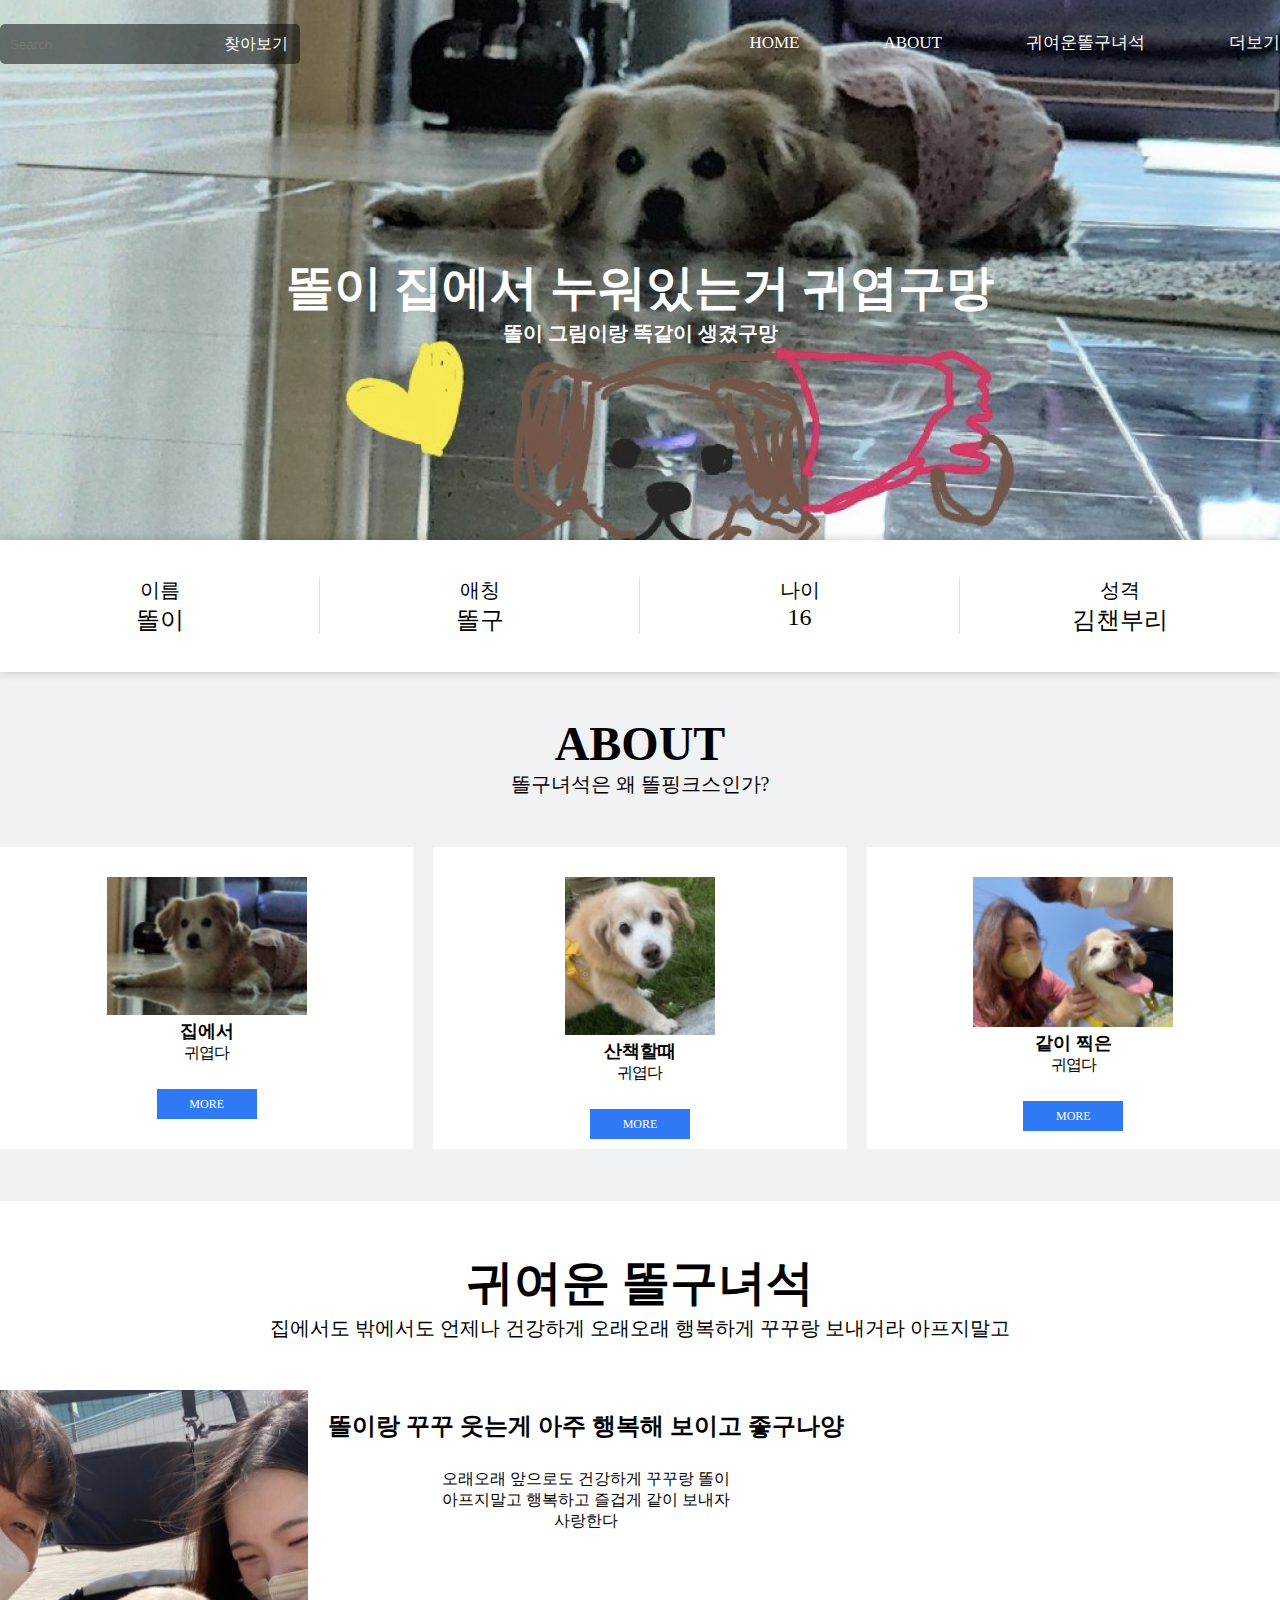
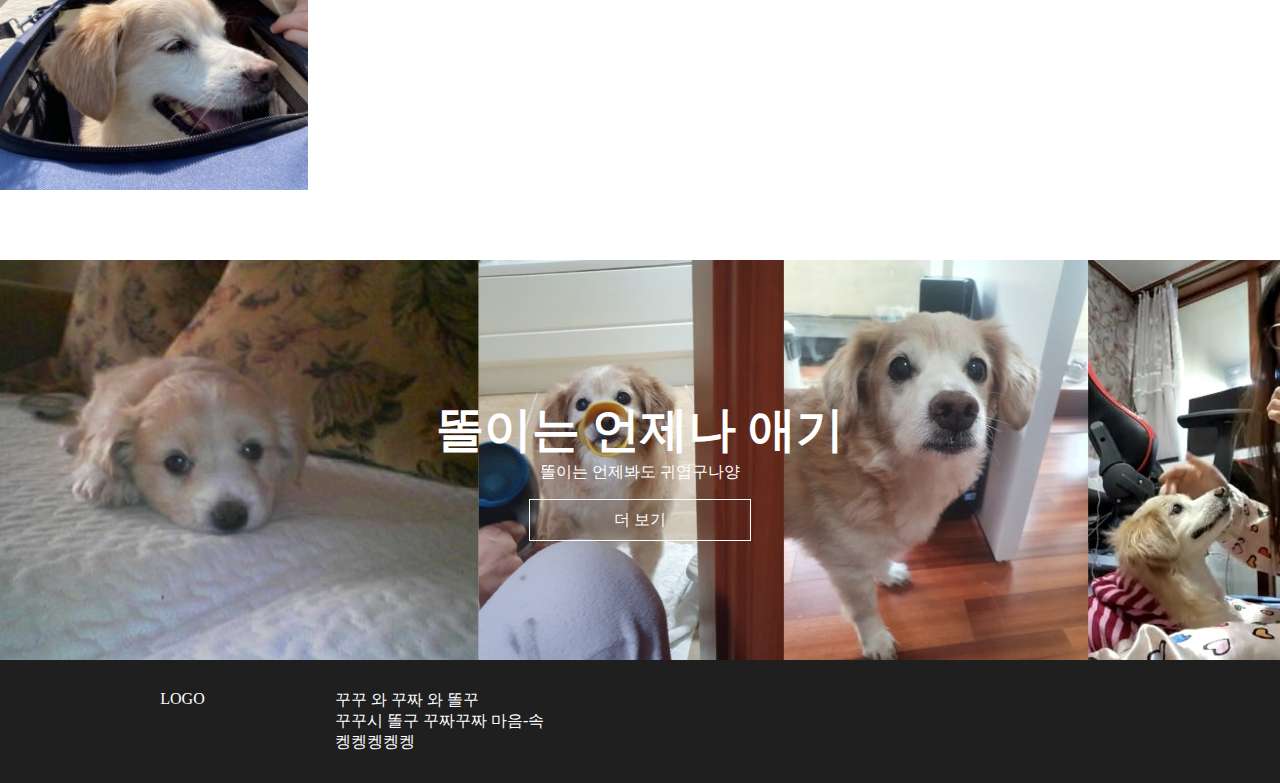
<file: index.html>
<!DOCTYPE html>
<html>
  <head>
    <meta charset="utf-8">
    <title>똘이</title>

    <link rel="stylesheet" href="style.css">
  </head>
  <body>
    <div id="grid">
    <div class="wrap">
      <div class="intro_bg">
        <div class="header" id="link_header">
          <div class="searchArea">
            <form>
              <input type="search" placeholder="Search">
              <span>찾아보기</span>
            </form>
          </div>
          <ul class="nav">
            <li><a href="#link_header">HOME</a></li>
            <li><a href="#link_main_text0">ABOUT</a></li>
            <li><a href="#link_main_text1">귀여운똘구녀석</a></li>
            <li><a href="#link_main_text2">더보기</a></li>
          </ul>
        </div>
        <div class="intro_text">
        <h1>똘이 집에서 누워있는거 귀엽구망</h1>
        <h4 class="contents1">똘이 그림이랑 똑같이 생겼구망</h2>
        </div>
      </div>
      </div>
        <!-- intor end-->
        <ul class="amount">
          <li>
            <div>
              <div class="contents1">이름</div>
              <div class="result">똘이</div>
            </div>
          </li>
          <li>
            <div>
              <div class="contents1">애칭</div>
              <div class="result">똘구</div>
            </div>
          </li>
          <li>
            <div>
              <div class="contents1">나이</div>
              <div class="result">16</div>
            </div>
          </li>
          <li>
            <div>
              <div class="contents1">성격</div>
              <div class="result">김챈부리</div>
            </div>
          </li>
        </ul>
        <!-- amount end -->

        <div class="main_text0" id="link_main_text0">
          <h1>ABOUT</h1>
          <div class="contents1">똘구녀석은 왜 똘핑크스인가?</div>

          <ul class="icons">
            <li>
              <div class="icon_img">
                <img src="똘이4.jpg">
              </div>
              <div class="contents1_bold">집에서</div>
              <div class="contexts2">
                귀엽다
              </div>
              <div class="more">
                MORE
              </div>
            </li>

            <li>
              <div class="icon_img">
                <img src="똘이.jpg">
              </div>
              <div class="contents1_bold">산책할때</div>
              <div class="contexts2">
                귀엽다
              </div>
              <div class="more">
                MORE
              </div>
            </li>
            <li>
              <div class="icon_img">
                <img src="똘이3.jpg">
              </div>
              <div class="contents1_bold">같이 찍은</div>
              <div class="contexts2">
                귀엽다
              </div>
              <div class="more">
                MORE
              </div>
            </li>
          </ul>
        </div>

      <div class="main_text1" id="link_main_text1">
        <h1>귀여운 똘구녀석</h1>
        <div class="contents1">집에서도 밖에서도 언제나 건강하게 오래오래 행복하게 꾸꾸랑 보내거라 아프지말고</div>
        <div class="service">
          <div class="food_photo">
            <img src="똘이5.jpg">

          </div>
          <div class="contents2">
            <h2>똘이랑 꾸꾸 웃는게 아주 행복해 보이고 좋구나양</h2>
            오래오래 앞으로도 건강하게 꾸꾸랑 똘이
            <br>아프지말고 행복하고 즐겁게 같이 보내자
            <br>사랑한다
          </div>
      </div>
    </div>

    <div class="main_text2" id="link_main_text2">
      <ul>
        <li>
          <div><h1>똘이는 언제나 애기</h1></div>
          <div>똘이는 언제봐도 귀엽구나양</div>
          <div class="more2">
            더 보기
          </div>
        </li>
        <li></li>
      </ul>
    </div>
    <footer>
      <div>
        LOGO
      </div>
      <div>
        꾸꾸 와 꾸짜 와 똘꾸
        <br>꾸꾸시 똘구 꾸짜꾸짜 마음-속
        <br>켕켕켕켕켕
      </div>
    </footer>
  </div>
</div>
  </body>
</html>
</file>
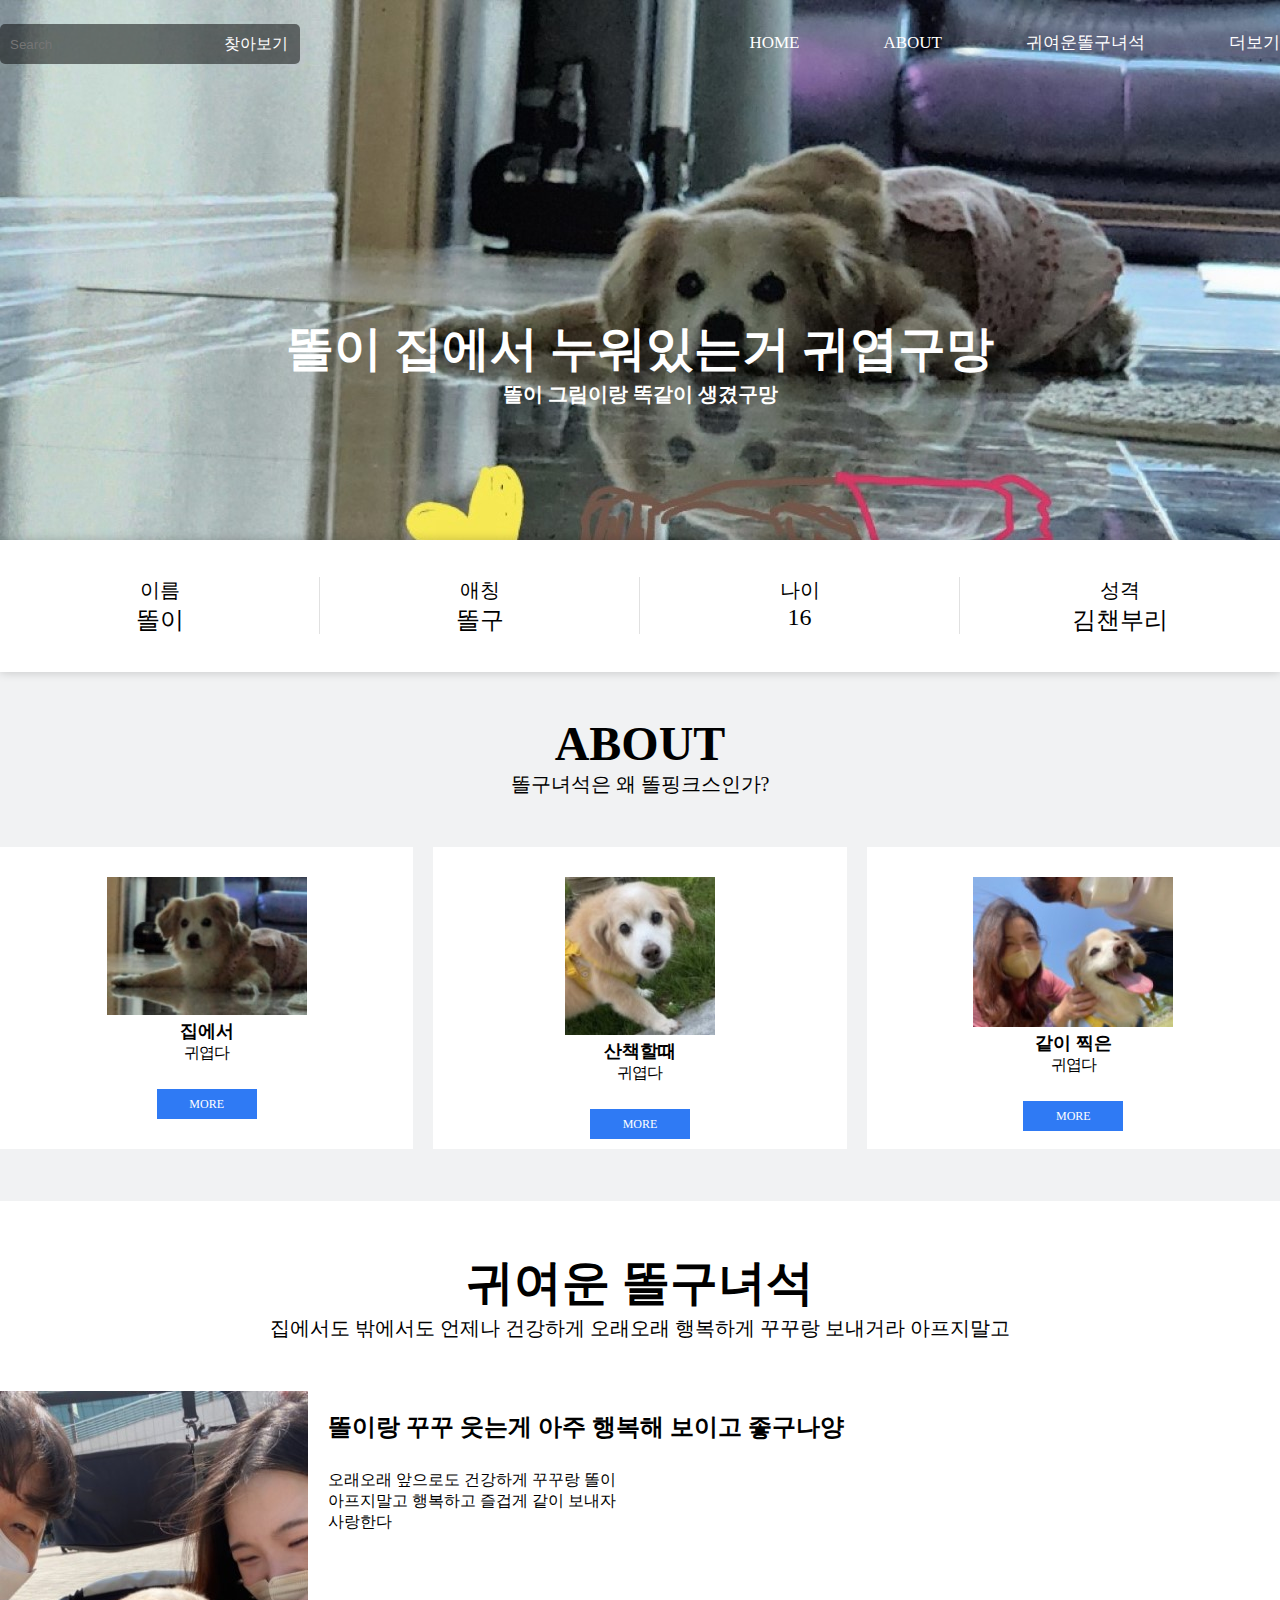
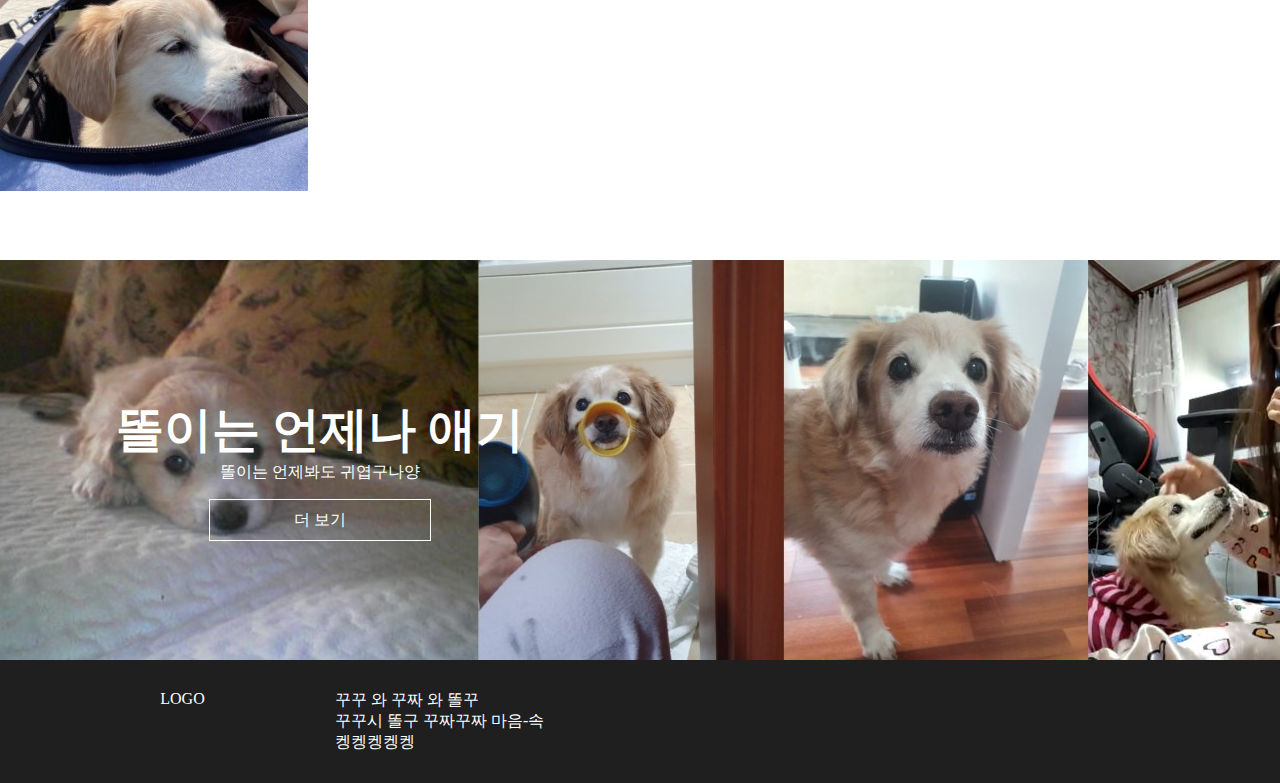
<file: index2.html>
<!DOCTYPE html>
<html>
  <head>
    <meta charset="utf-8">
    <title>똘이</title>

    <link rel="stylesheet" href="style2.css">
  </head>
  <body>
    <div class="wrap">
      <div class="intro_bg">
        <div class="header" id="link_header">
          <div class="searchArea">
            <form>
              <input type="search" placeholder="Search">
              <span>찾아보기</span>
            </form>
          </div>
          <ul class="nav">
            <li><a href="#link_header">HOME</a></li>
            <li><a href="#link_main_text0">ABOUT</a></li>
            <li><a href="#link_main_text1">귀여운똘구녀석</a></li>
            <li><a href="#link_main_text2">더보기</a></li>
          </ul>
        </div>
        <div class="intro_text">
        <h1>똘이 집에서 누워있는거 귀엽구망</h1>
        <h4 class="contents1">똘이 그림이랑 똑같이 생겼구망</h2>
        </div>
      </div>
      </div>
        <!-- intor end-->
        <ul class="amount">
          <li>
            <div>
              <div class="contents1">이름</div>
              <div class="result">똘이</div>
            </div>
          </li>
          <li>
            <div>
              <div class="contents1">애칭</div>
              <div class="result">똘구</div>
            </div>
          </li>
          <li>
            <div>
              <div class="contents1">나이</div>
              <div class="result">16</div>
            </div>
          </li>
          <li>
            <div>
              <div class="contents1">성격</div>
              <div class="result">김챈부리</div>
            </div>
          </li>
        </ul>
        <!-- amount end -->

        <div class="main_text0" id="link_main_text0">
          <h1>ABOUT</h1>
          <div class="contents1">똘구녀석은 왜 똘핑크스인가?</div>

          <ul class="icons">
            <li>
              <div class="icon_img">
                <img src="똘이4.jpg">
              </div>
              <div class="contents1_bold">집에서</div>
              <div class="contexts2">
                귀엽다
              </div>
              <div class="more">
                MORE
              </div>
            </li>

            <li>
              <div class="icon_img">
                <img src="똘이.jpg">
              </div>
              <div class="contents1_bold">산책할때</div>
              <div class="contexts2">
                귀엽다
              </div>
              <div class="more">
                MORE
              </div>
            </li>
            <li>
              <div class="icon_img">
                <img src="똘이3.jpg">
              </div>
              <div class="contents1_bold">같이 찍은</div>
              <div class="contexts2">
                귀엽다
              </div>
              <div class="more">
                MORE
              </div>
            </li>
          </ul>
        </div>

      <div class="main_text1" id="link_main_text1">
        <h1>귀여운 똘구녀석</h1>
        <div class="contents1">집에서도 밖에서도 언제나 건강하게 오래오래 행복하게 꾸꾸랑 보내거라 아프지말고</div>
        <div class="service">
          <div class="food_photo">
            <img src="똘이5.jpg">

          </div>
          <div class="contents2">
            <h2>똘이랑 꾸꾸 웃는게 아주 행복해 보이고 좋구나양</h2>
            오래오래 앞으로도 건강하게 꾸꾸랑 똘이
            <br>아프지말고 행복하고 즐겁게 같이 보내자
            <br>사랑한다
          </div>
      </div>
    </div>

    <div class="main_text2" id="link_main_text2">
      <ul>
        <li>
          <div><h1>똘이는 언제나 애기</h1></div>
          <div>똘이는 언제봐도 귀엽구나양</div>
          <div class="more2">
            더 보기
          </div>
        </li>
        <li></li>
      </ul>
    </div>
    <footer>
      <div>
        LOGO
      </div>
      <div>
        꾸꾸 와 꾸짜 와 똘꾸
        <br>꾸꾸시 똘구 꾸짜꾸짜 마음-속
        <br>켕켕켕켕켕
      </div>
    </footer>
  </div>
  </body>
</html>
</file>
<file: style.css>
*{
  list-style: none;
  text-decoration: none;
  border-collapse: collapse;
  margin: 0px;
  padding: 0px;
  color: black;
}

/* @media(max-width:800px){
  #grid{
    display: block;
}
*/
h1 {
  font-size: 48px;
  /*font-weight: 100;*/
}

.contents1{
  font-size: 20px;
  /*font-weight: lighter;*/
}

.contents2{
  /* font-size: */
}

.contents3{
  font-size: 14px;
  font-weight: 100;
}

.contents1_bold{
  font-size: 18px;
  font-weight: bold;
}
/* --- */

.result{
  font-size: 24px;
}

.intro_bg{
  background-image: url("똘이2.jpg");
  width:100%;
  height:600px;
  background-repeat: no-repeat;
  background-position:center center;
}

.header{
  display:flex;
  width:1280px;
  margin:auto;
  height:86px;
}

.searchArea{
  width:300px;
  height:40px;
  background:rgba(0, 0, 0, 0.5);
  border-radius:5px;
  margin-top: 24px;
}

.searchArea > form > input{
  border: none;
  width:220px;
  height:40px;
  background: rgba(0, 0, 0, 0.0);
  color:white;
  padding-left:10px;
}

.searchArea > form > span{
  width:220px;
  color:white;
}

.nav{
  display:flex;
  justify-content: flex-end;
  line-height:86px;
  width:calc(1280px - 300px);
}

.nav > li{
  margin-left:84px;
}

.nav > li > a{
  color:white;
  font-size:17px;
}

.amount{
  position: relative;
  top:-60px;
  display: flex;
  width:1280px;
  background: white;
  box-shadow: 0px 0px 10px rgba(0, 0, 0, 0.2);
  margin: auto;
}

.amount > li{
  flex: 1;
  height: 132px;
}

.amount > li > div {
  text-align: center;
  margin-top: 37px;
  height: 57px;
}

.amount > li:not(:last-child) > div{
  border-right:1px solid #E1E1E1;
}

.intro_text{
  width:100%;
  margin:170px auto 170px auto;
  text-align: center;
}

.intro_text > h1,
.intro_text > h4{
  color:white;
}

/* main_text0 */

.main_text0{
  width: 100%;
  height: 601px;
  margin-top:-132px;
  background: #f1f2f3;
}

.main_text0 > h1{
  padding-top: 116px;
  text-align: center;
}

.main_text0 > .contents1 {
  text-align: center;
}

.icons{
  display: flex;
  width: 1280px;
  height: 302px;
  /*  background: orange; */
  margin: auto;
}

.icons > li {
  flex: 1;
  background: white;
  margin-top: 49px;
  height: 302px;
  text-align: center;
}

.icons > li > .icon_img{
  margin-top: 30px;
}

.icons > li:not(:last-child){
  margin-right: 20px;
}

.icons .contexts2 {
  width: 240px;
  margin:auto;
  letter-spacing: -1px;
}

.more{
  width: 100px;
  height: 30px;
  background: #2F7AF4;
  color: #fff;
  font-size: 12px;
  line-height: 30px;
  margin:25px auto;
}

/* main_text1 */

.main_text1 {
  width: 100%;
  height: 659px;
}

.main_text1 > h1 {
  padding-top: 50px;
  text-align:center;
}

.main_text1 > .contents1{
  text-align:center;
}

.service{
  display:flex;
  width: 1280px;
  margin: 48px auto;
  height: 427px;
  text-align:center;
}

.service > .contents2 {
  padding: 20px;
}

.service > .contents2 > h2{
  margin-bottom: 27px;
}

/* main_text2 */
.main_text2 {
  width: 100%;
  height: 400px;
  background-image: url("똘이12.jpg");
  background-repeat: no-repeat;
  background-position:center center;
}

.main_text2 > ul{
  display: grid;
  padding-top: 138px;
}

.main_text2 > ul > li{
  flex:1;
  text-align: center;
}

.main_text2 > ul > li > div > h1,
.main_text2 > ul > li > div{
  color: #fff;
}

.more2{
  width: 220px;
  height: 40px;
  border:1px solid #fff;
  line-height: 40px;
  cursor: pointer;
  margin: 16px auto;
}


footer {
  display: flex;
  background: #1f1f1f;
  padding: 30px;
}

footer > div:first-child {
  flex:3;
  text-align: center;
  color: #fff;
}

footer > div:last-child {
  flex:9;
  color: #fff;
}

/* @media(max-width:800px){
  #grid{
    display: block;
}
*/
</file>
<file: style2.css>
*{
  list-style: none;
  text-decoration: none;
  border-collapse: collapse;
  margin: 0px;
  padding: 0px;
  color: black;
}

h1 {
  font-size: 48px;
  /*font-weight: 100;*/
}

.contents1{
  font-size: 20px;
  /*font-weight: lighter;*/
}

.contents2{
  /* font-size: */
}

.contents3{
  font-size: 14px;
  font-weight: 100;
}

.contents1_bold{
  font-size: 18px;
  font-weight: bold;
}
/* --- */

.result{
  font-size: 24px;
}

.intro_bg{
  background-image: url("똘이2.jpg");
  width:100%;
  height:600px;
}

.header{
  display:flex;
  width:1280px;
  margin:auto;
  height:86px;
}

.searchArea{
  width:300px;
  height:40px;
  background:rgba(0, 0, 0, 0.5);
  border-radius:5px;
  margin-top: 24px;
}

.searchArea > form > input{
  border: none;
  width:220px;
  height:40px;
  background: rgba(0, 0, 0, 0.0);
  color:white;
  padding-left:10px;
}

.searchArea > form > span{
  width:220px;
  color:white;
}

.nav{
  display:flex;
  justify-content: flex-end;
  line-height:86px;
  width:calc(1280px - 300px);
}

.nav > li{
  margin-left:84px;
}

.nav > li > a{
  color:white;
  font-size:17px;
}

.amount{
  position: relative;
  top:-60px;
  display: flex;
  width:1280px;
  background: white;
  box-shadow: 0px 0px 10px rgba(0, 0, 0, 0.2);
  margin: auto;
}

.amount > li{
  flex: 1;
  height: 132px;
}

.amount > li > div {
  text-align: center;
  margin-top: 37px;
  height: 57px;
}

.amount > li:not(:last-child) > div{
  border-right:1px solid #E1E1E1;
}

.intro_text{
  width:100%;
  margin:231px auto 231px auto;
  text-align: center;
}

.intro_text > h1,
.intro_text > h4{
  color:white;
}

/* main_text0 */

.main_text0{
  width: 100%;
  height: 601px;
  margin-top:-132px;
  background: #f1f2f3;
}

.main_text0 > h1{
  padding-top: 116px;
  text-align: center;
}

.main_text0 > .contents1 {
  text-align: center;
}

.icons{
  display: flex;
  width: 1280px;
  height: 302px;
  /*  background: orange; */
  margin: auto;
}

.icons > li {
  flex: 1;
  background: white;
  margin-top: 49px;
  height: 302px;
  text-align: center;
}

.icons > li > .icon_img{
  margin-top: 30px;
}

.icons > li:not(:last-child){
  margin-right: 20px;
}

.icons .contexts2 {
  width: 240px;
  margin:auto;
  letter-spacing: -1px;
}

.more{
  width: 100px;
  height: 30px;
  background: #2F7AF4;
  color: #fff;
  font-size: 12px;
  line-height: 30px;
  margin:25px auto;
}

/* main_text1 */

.main_text1 {
  width: 100%;
  height: 659px;
}

.main_text1 > h1 {
  padding-top: 50px;
  text-align:center;
}

.main_text1 > .contents1{
  text-align:center;
}

.service{
  width: 1280px;
  display:flex;
  margin: 49px auto;
  height: 427px;
}

.service > .contents2 {
  padding: 20px;
}

.service > .contents2 > h2{
  margin-bottom: 27px;
}

/* main_text2 */
.main_text2 {
  width: 100%;
  height: 400px;
  background-image: url("똘이12.jpg");
  background-repeat: repeat;
  background-position:center center;
}

.main_text2 > ul{
  display: flex;
  padding-top: 138px;
}

.main_text2 > ul > li{
  flex:1;
  text-align: center;
}

.main_text2 > ul > li > div > h1,
.main_text2 > ul > li > div{
  color: #fff;
}

.more2{
  width: 220px;
  height: 40px;
  border:1px solid #fff;
  line-height: 40px;
  cursor: pointer;
  margin: 16px auto;
}


footer {
  display: flex;
  background: #1f1f1f;
  padding: 30px;
}

footer > div:first-child {
  flex:3;
  text-align: center;
  color: #fff;
}

footer > div:last-child {
  flex:9;
  color: #fff;
}
</file>
